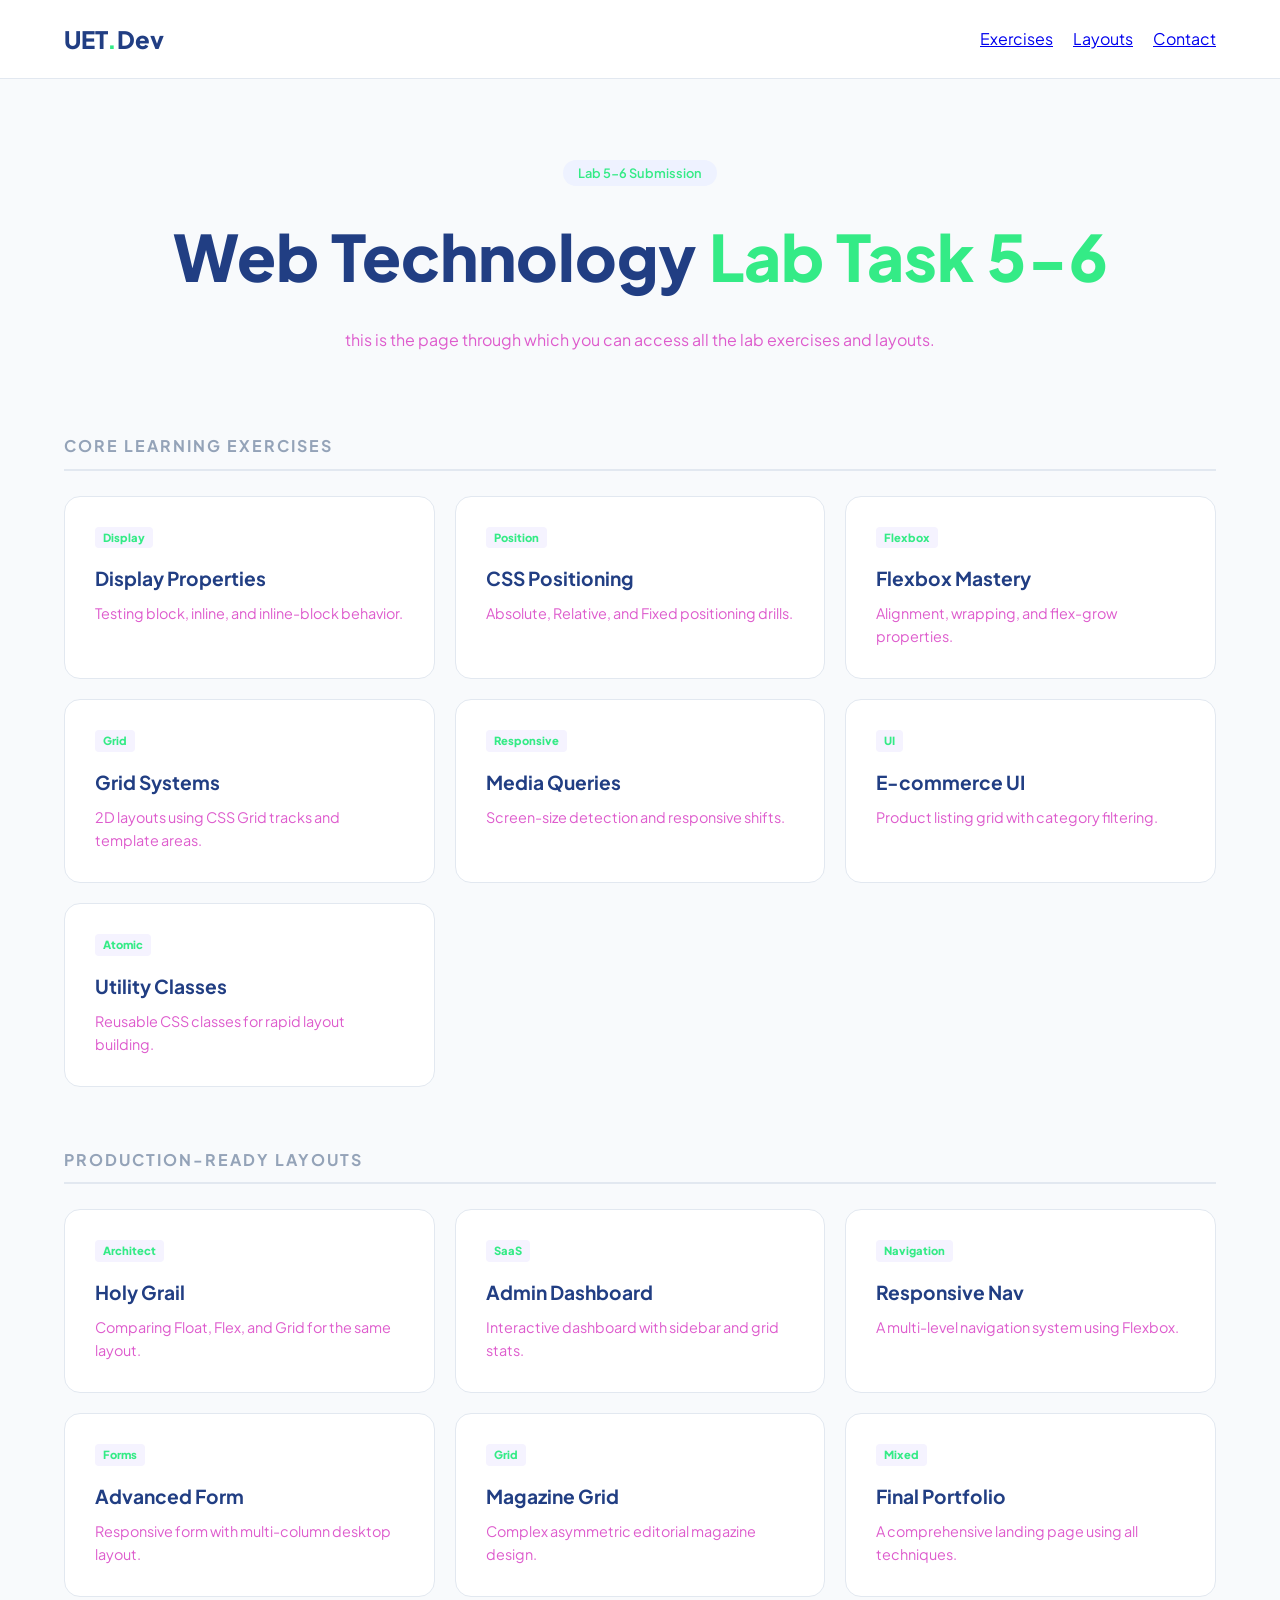
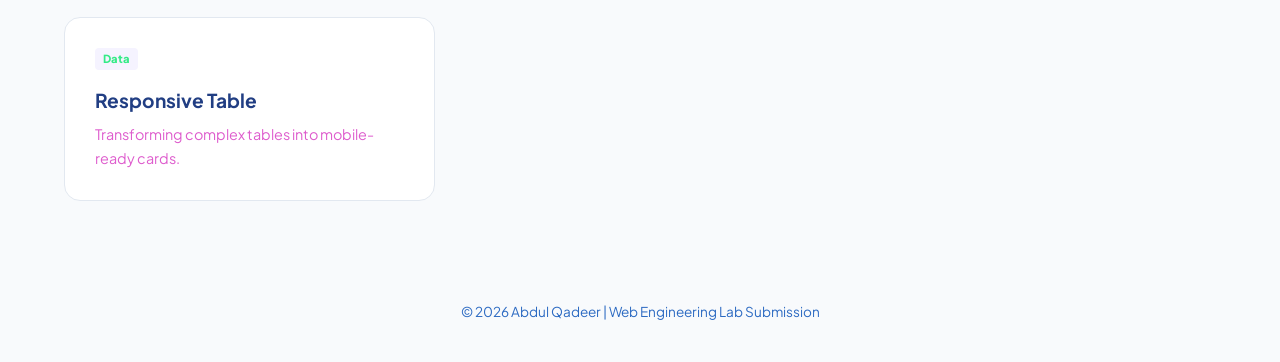
<file: index.html>
<!DOCTYPE html>
<html lang="en">
<head>
    <meta charset="UTF-8">
    <meta name="viewport" content="width=device-width, initial-scale=1.0">
    <title>Abdul Qadeer | Web Engineering Portfolio</title>
    <link href="https://fonts.googleapis.com/css2?family=Plus+Jakarta+Sans:wght@400;600;800&display=swap" rel="stylesheet">
    <link rel="stylesheet" href="style.css">
</head>
<body>

    <nav class="navbar">
        <div class="container">
            <a href="#" class="logo">UET<span>.</span>Dev</a>
            <ul class="nav-links">
                <li><a href="#exercises">Exercises</a></li>
                <li><a href="#layouts">Layouts</a></li>
                <li><a href="mailto:ibtisam@uet.edu.pk" class="btn-sm">Contact</a></li>
            </ul>
        </div>
    </nav>

    <header class="hero">
        <div class="container">
            <span class="badge">Lab 5-6 Submission</span>
            <h1>Web Technology <span>Lab Task 5-6</span></h1>
            <p>this is the page through which you can access all the lab exercises and layouts.</p>
        </div>
    </header>

    <main class="container">
        
        <section id="exercises" class="task-section">
            <h2 class="section-title">Core Learning Exercises</h2>
            <div class="task-grid">
                <a href="excercises/display-excsersices.html" class="task-card">
                    <span class="tag">Display</span>
                    <h3>Display Properties</h3>
                    <p>Testing block, inline, and inline-block behavior.</p>
                </a>
                <a href="excercises/position-excsersices.html" class="task-card">
                    <span class="tag">Position</span>
                    <h3>CSS Positioning</h3>
                    <p>Absolute, Relative, and Fixed positioning drills.</p>
                </a>
                <a href="excercises/flexbox-excsersices.html" class="task-card">
                    <span class="tag">Flexbox</span>
                    <h3>Flexbox Mastery</h3>
                    <p>Alignment, wrapping, and flex-grow properties.</p>
                </a>
                <a href="excercises/grid-excsersices.html" class="task-card">
                    <span class="tag">Grid</span>
                    <h3>Grid Systems</h3>
                    <p>2D layouts using CSS Grid tracks and template areas.</p>
                </a>
                <a href="excercises/media-query-excercis.html" class="task-card">
                    <span class="tag">Responsive</span>
                    <h3>Media Queries</h3>
                    <p>Screen-size detection and responsive shifts.</p>
                </a>
                <a href="excercises/ecommerce-grid.html" class="task-card">
                    <span class="tag">UI</span>
                    <h3>E-commerce UI</h3>
                    <p>Product listing grid with category filtering.</p>
                </a>
                <a href="excercises/utilities.html" class="task-card">
                    <span class="tag">Atomic</span>
                    <h3>Utility Classes</h3>
                    <p>Reusable CSS classes for rapid layout building.</p>
                </a>
            </div>
        </section>

        <section id="layouts" class="task-section">
            <h2 class="section-title">Production-Ready Layouts</h2>
            <div class="task-grid">
                <a href="Layouts/holy-grail-comparisio.html" class="task-card">
                    <span class="tag">Architect</span>
                    <h3>Holy Grail</h3>
                    <p>Comparing Float, Flex, and Grid for the same layout.</p>
                </a>
                <a href="Layouts/dashboard-grid.html" class="task-card">
                    <span class="tag">SaaS</span>
                    <h3>Admin Dashboard</h3>
                    <p>Interactive dashboard with sidebar and grid stats.</p>
                </a>
                <a href="Layouts/flex-nav.html" class="task-card">
                    <span class="tag">Navigation</span>
                    <h3>Responsive Nav</h3>
                    <p>A multi-level navigation system using Flexbox.</p>
                </a>
                <a href="Layouts/form.html" class="task-card">
                    <span class="tag">Forms</span>
                    <h3>Advanced Form</h3>
                    <p>Responsive form with multi-column desktop layout.</p>
                </a>
                <a href="Layouts/magazine-grid.html" class="task-card">
                    <span class="tag">Grid</span>
                    <h3>Magazine Grid</h3>
                    <p>Complex asymmetric editorial magazine design.</p>
                </a>
                <a href="Layouts/portfolio-mixed.html" class="task-card">
                    <span class="tag">Mixed</span>
                    <h3>Final Portfolio</h3>
                    <p>A comprehensive landing page using all techniques.</p>
                </a>
                <a href="Layouts/responsive-table.html" class="task-card">
                    <span class="tag">Data</span>
                    <h3>Responsive Table</h3>
                    <p>Transforming complex tables into mobile-ready cards.</p>
                </a>
            </div>
        </section>

    </main>

    <footer class="main-footer">
        <div class="container">
            <p>&copy; 2026 Abdul Qadeer | Web Engineering Lab Submission</p>
        </div>
    </footer>

</body>
</html>
</file>
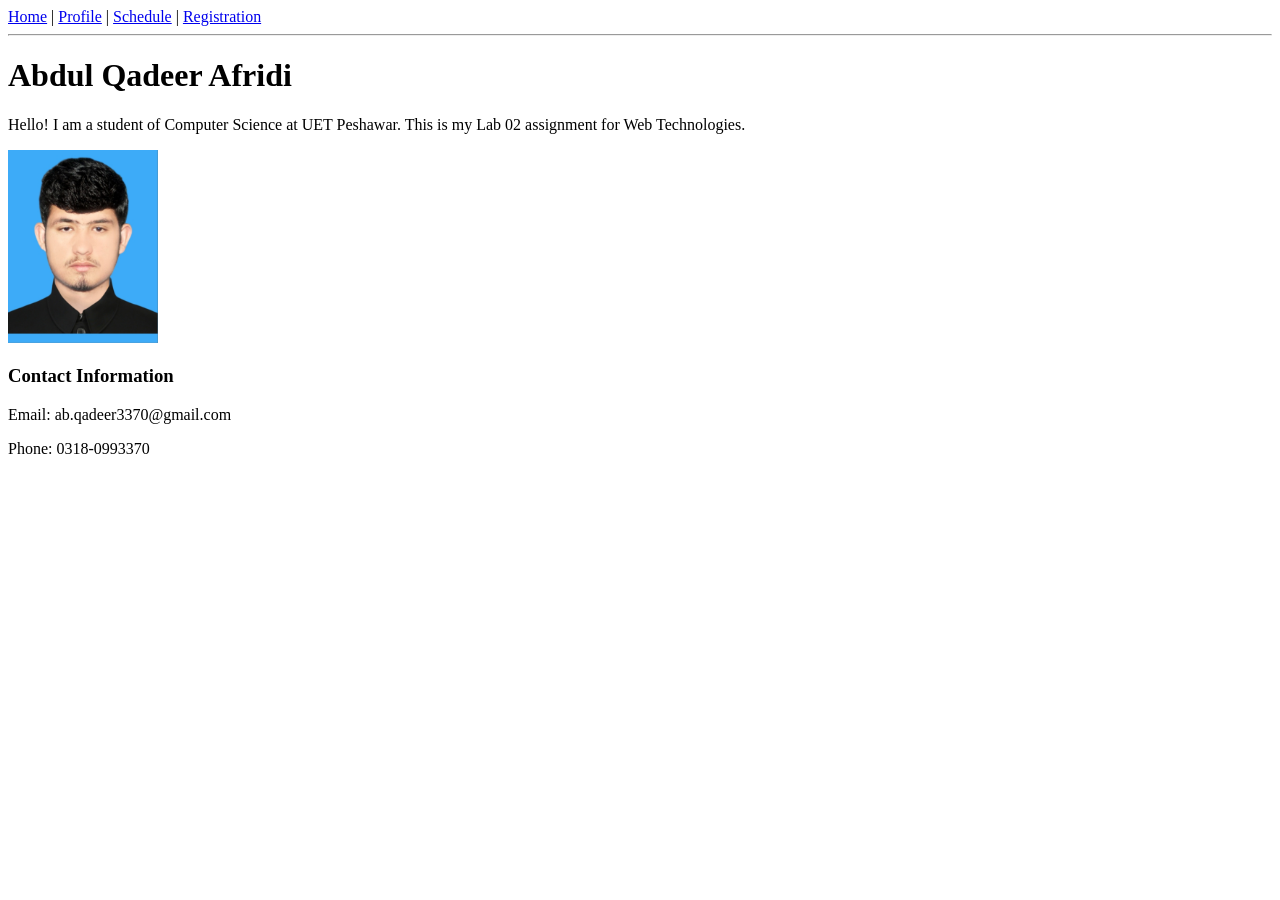
<file: profile.html>
<!DOCTYPE html>
<html lang="en">
<head>
    <meta charset="UTF-8">
    <title>Profile Page</title>
</head>
<body>
    <nav>
    <a href="index.html">Home</a> |
    <a href="profile.html">Profile</a> |
    <a href="schedule.html">Schedule</a> |
    <a href="registration.html">Registration</a>
</nav>
<hr>

<h1>Abdul Qadeer Afridi</h1>

<p>Hello! I am a student of Computer Science at UET Peshawar.
This is my Lab 02 assignment for Web Technologies.</p>

<img src="profile.jpg" alt="Profile Picture" width="150">

<h3>Contact Information</h3>
<p>Email: ab.qadeer3370@gmail.com</p>
<p>Phone: 0318-0993370</p>

</body>
</html>
</file>
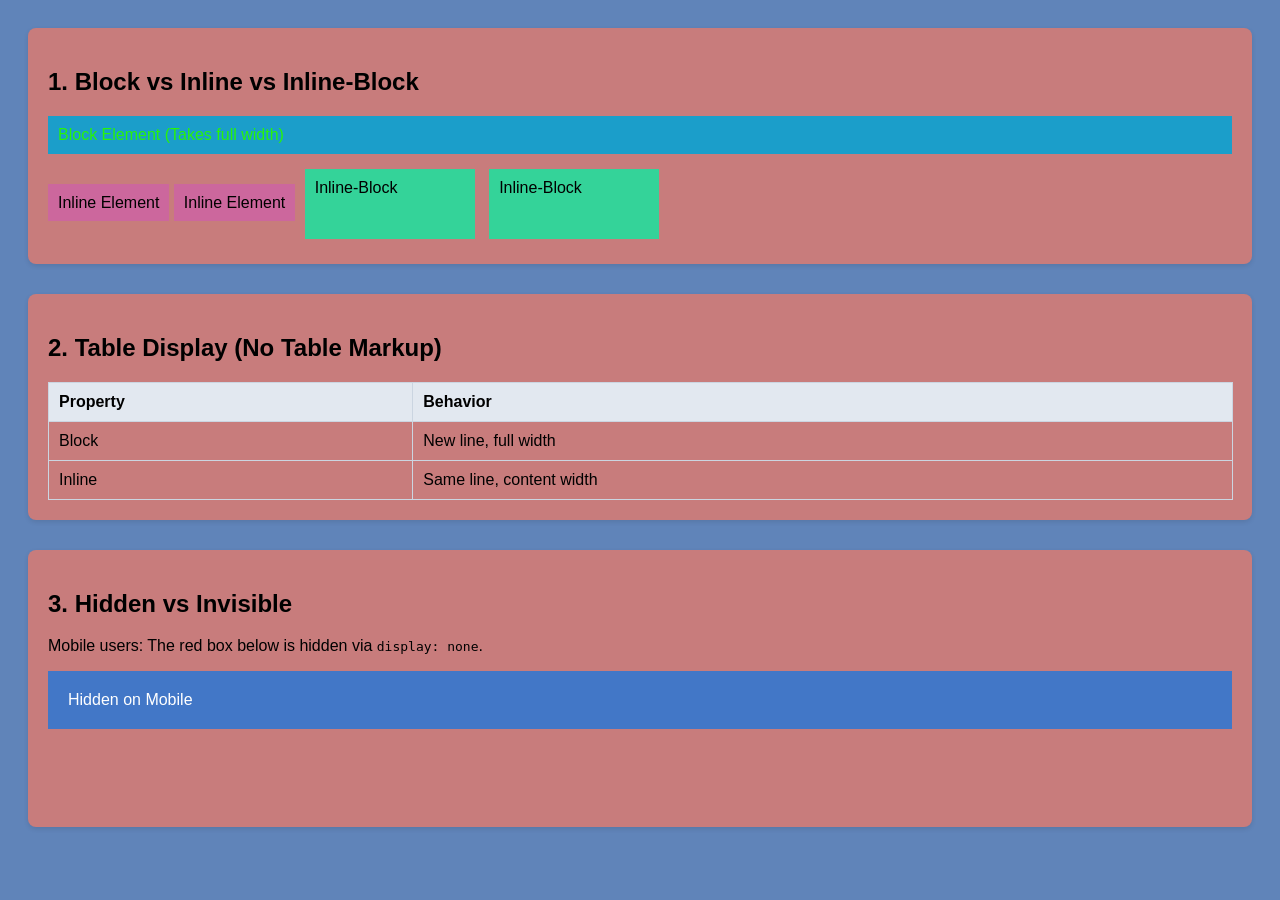
<file: excercises/display-excersices.html>
<!DOCTYPE html>
<html lang="en">
<head>
    <meta charset="UTF-8">
    <meta name="viewport" content="width=device-width, initial-scale=1.0">
    <title>Task 1: Display Property Showcase</title>
    <link rel="stylesheet" href="../styles/display.css">
</head>
<body>

    <section class="container">
        <h2>1. Block vs Inline vs Inline-Block</h2>
        <div class="block-box">Block Element (Takes full width)</div>
        <span class="inline-box">Inline Element</span>
        <span class="inline-box">Inline Element</span>
        <div class="inline-block-box">Inline-Block</div>
        <div class="inline-block-box">Inline-Block</div>
    </section>

    <section class="container">
        <h2>2. Table Display (No Table Markup)</h2>
        <div class="pseudo-table">
            <div class="table-row header">
                <div class="table-cell">Property</div>
                <div class="table-cell">Behavior</div>
            </div>
            <div class="table-row">
                <div class="table-cell">Block</div>
                <div class="table-cell">New line, full width</div>
            </div>
            <div class="table-row">
                <div class="table-cell">Inline</div>
                <div class="table-cell">Same line, content width</div>
            </div>
        </div>
    </section>

    <section class="container">
        <h2>3. Hidden vs Invisible</h2>
        <p>Mobile users: The red box below is hidden via <code>display: none</code>.</p>
        <div class="box hide-on-mobile">Hidden on Mobile</div>
        <div class="box invisible">Visibility: Hidden (Space Kept)</div>
    </section>

</body>
</html>
</file>
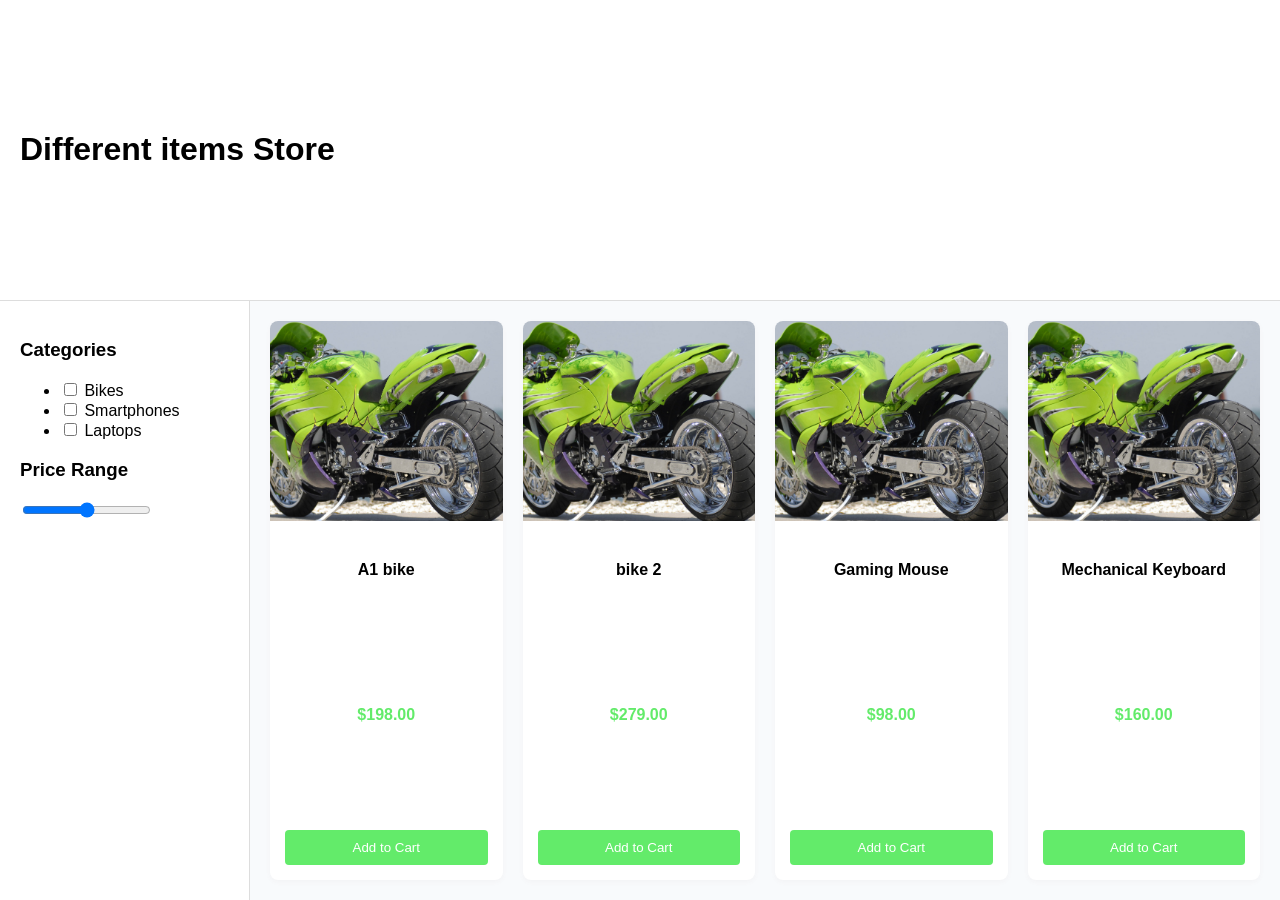
<file: excercises/ecommerce-grid.html>
<!DOCTYPE html>
<html lang="en">
<head>
    <meta charset="UTF-8">
    <meta name="viewport" content="width=device-width, initial-scale=1.0">
    <title>Task 8: E-commerce Product Grid</title>
    <link rel="stylesheet" href="../styles/ecommerce.css">
</head>
<body>

    <div class="shop-container">
        <header class="shop-header">
            <button class="filter-toggle" onclick="toggleSidebar()">☰ Filters</button>
            <h1>Different items Store</h1>
        </header>

        <aside class="filter-sidebar" id="sidebar">
            <button class="close-btn" onclick="toggleSidebar()">×</button>
            <h3>Categories</h3>
            <ul>
                <li><input type="checkbox"> Bikes</li>
                <li><input type="checkbox"> Smartphones</li>
                <li><input type="checkbox"> Laptops</li>
            </ul>
            <h3>Price Range</h3>
            <input type="range" min="0" max="1000">
        </aside>

        <main class="product-grid">
            <div class="product-card">
                <div class="img-box">
                    <img src="../images/gallery/Pic1.jpg" alt="Product">
                </div>
                <div class="details">
                    <h4>A1 bike</h4>
                    <p class="price">$198.00</p>
                    <button class="buy-btn">Add to Cart</button>
                </div>
            </div>
            <div class="product-card">
                <div class="img-box"><img src="../images/gallery/Pic1.jpg" alt="Product"></div>
                <div class="details"><h4>bike 2</h4><p class="price">$279.00</p><button class="buy-btn">Add to Cart</button></div>
            </div>
            <div class="product-card">
                <div class="img-box"><img src="../images/gallery/Pic1.jpg" alt="Product"></div>
                <div class="details"><h4>Gaming Mouse</h4><p class="price">$98.00</p><button class="buy-btn">Add to Cart</button></div>
            </div>
            <div class="product-card">
                <div class="img-box"><img src="../images/gallery/Pic1.jpg" alt="Product"></div>
                <div class="details"><h4>Mechanical Keyboard</h4><p class="price">$160.00</p><button class="buy-btn">Add to Cart</button></div>
            </div>
        </main>
    </div>

    <script>
        function toggleSidebar() {
            document.getElementById('sidebar').classList.toggle('active');
        }
    </script>
</body>
</html>
</file>
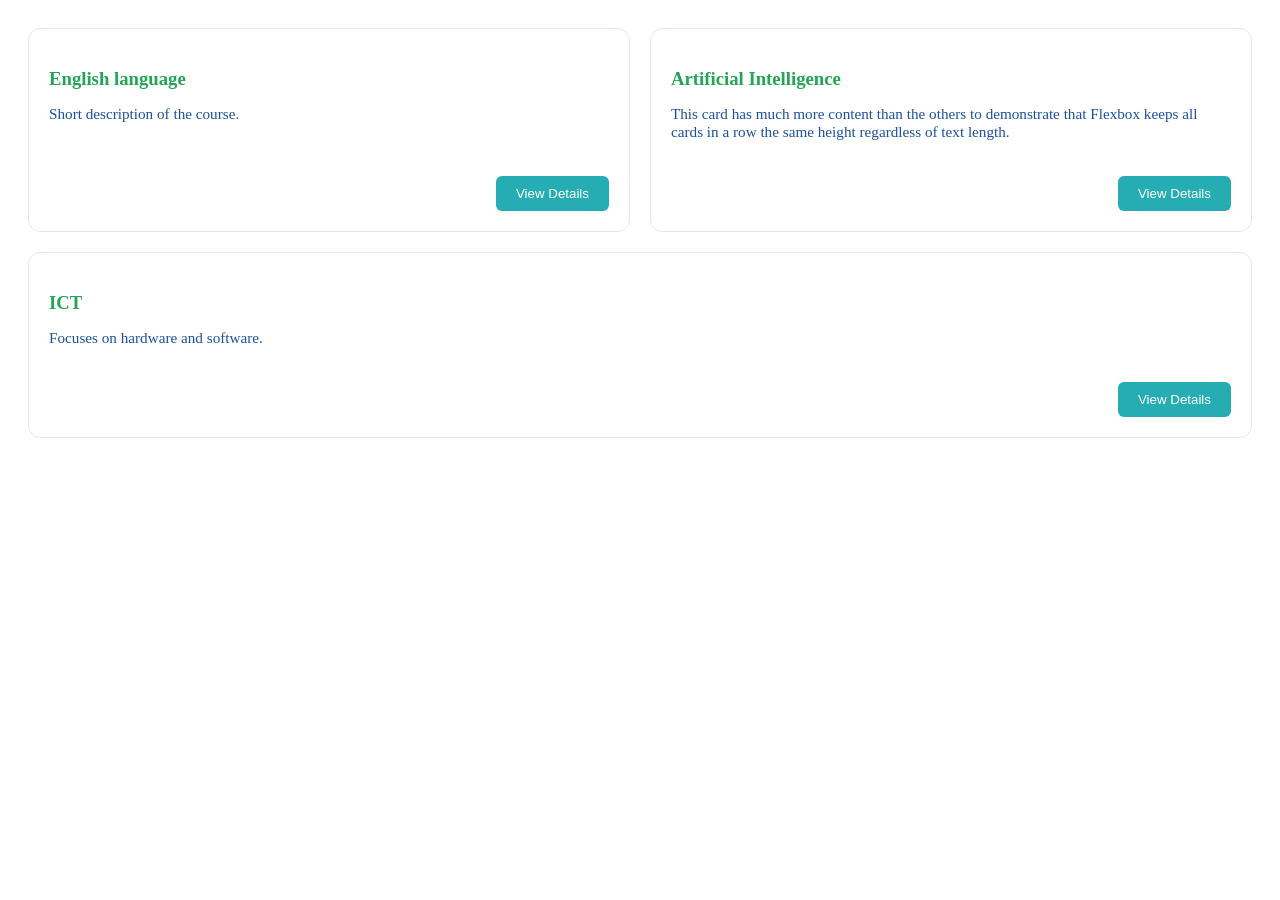
<file: excercises/flexbox-excercises.html>
<!DOCTYPE html>
<html lang="en">
<head>
    <meta charset="UTF-8">
    <meta name="viewport" content="width=device-width, initial-scale=1.0">
    <title>Task 5: Flexbox Card Layout</title>
    <link rel="stylesheet" href="../styles/flexbox.css">
</head>
<body>

    <section class="card-container">
        <div class="card">
            <div class="card-content">
                <h3>English language</h3>
                <p>Short description of the course.</p>
            </div>
            <div class="card-actions">
                <button class="btn">View Details</button>
            </div>
        </div>

        <div class="card">
            <div class="card-content">
                <h3>Artificial Intelligence</h3>
                <p>This card has much more content than the others to demonstrate that Flexbox keeps all cards in a row the same height regardless of text length.</p>
            </div>
            <div class="card-actions">
                <button class="btn">View Details</button>
            </div>
        </div>

        <div class="card">
            <div class="card-content">
                <h3>ICT</h3>
                <p>Focuses on hardware and software.</p>
            </div>
            <div class="card-actions">
                <button class="btn">View Details</button>
            </div>
        </div>
    </section>

</body>
</html>
</file>
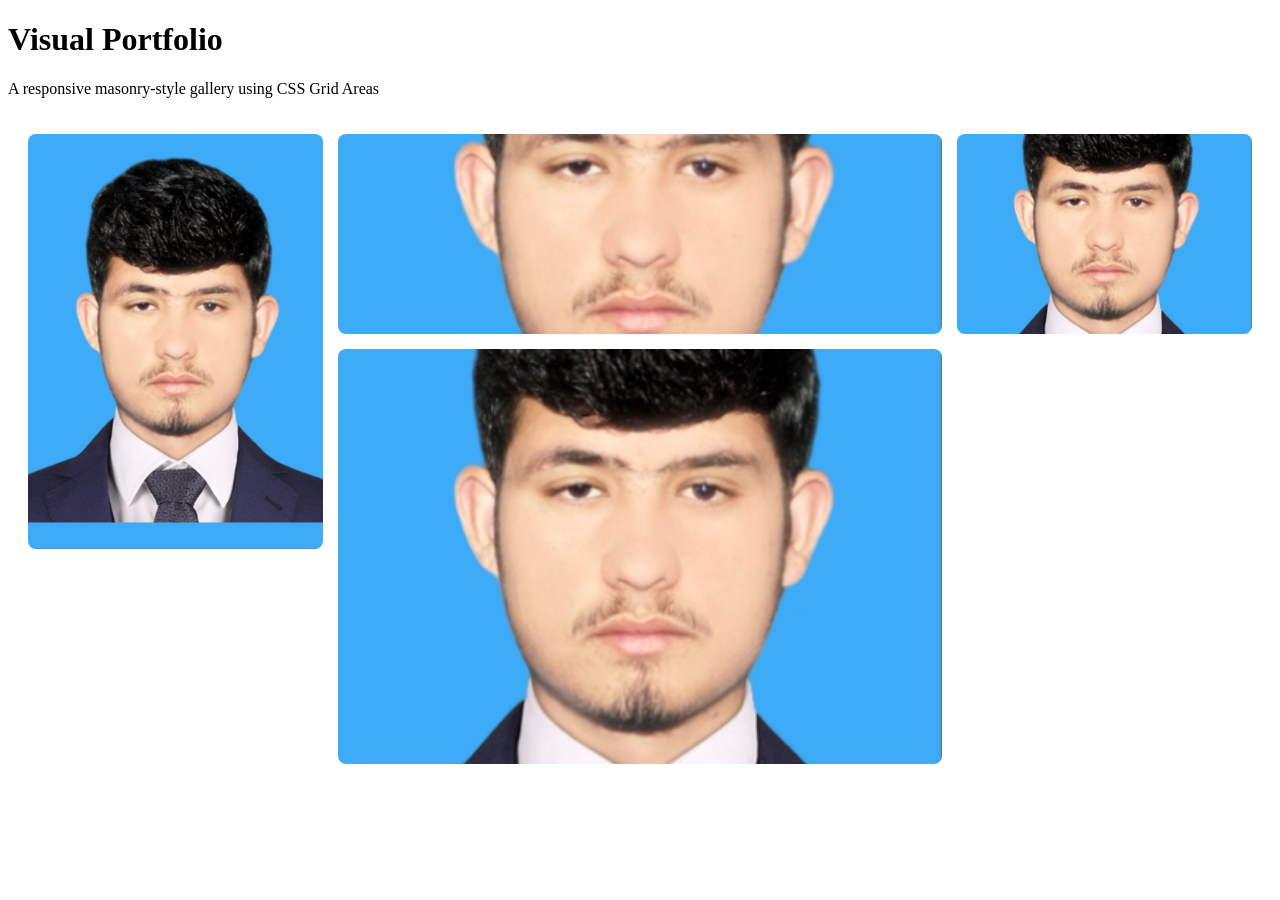
<file: excercises/grid-excercises.html>
<!DOCTYPE html>
<html lang="en">
<head>
    <meta charset="UTF-8">
    <meta name="viewport" content="width=device-width, initial-scale=1.0">
    <title>Task 6: CSS Grid Photo Gallery</title>
    <link rel="stylesheet" href="../styles/grid.css">
</head>
<body>

    <header class="gallery-header">
        <h1>Visual Portfolio</h1>
        <p>A responsive masonry-style gallery using CSS Grid Areas</p>
    </header>

    <div class="gallery-grid">
        <div class="gallery-item span-v">
            <img src="../images/gallery/Profile Pic.jpg" alt="Gallery Image">
            <div class="overlay"><span>Architecture</span></div>
        </div>

        <div class="gallery-item span-h">
            <img src="../images/gallery/Profile Pic.jpg" alt="Gallery Image">
            <div class="overlay"><span>Nature</span></div>
        </div>

        <div class="gallery-item">
            <img src="../images/gallery/Profile Pic.jpg" alt="Gallery Image">
            <div class="overlay"><span>Urban</span></div>
        </div>

        <div class="gallery-item span-v span-h">
            <img src="../images/gallery/Profile Pic.jpg" alt="Gallery Image">
            <div class="overlay"><span>Abstract</span></div>
        </div>
        
        </div>

</body>
</html>
</file>
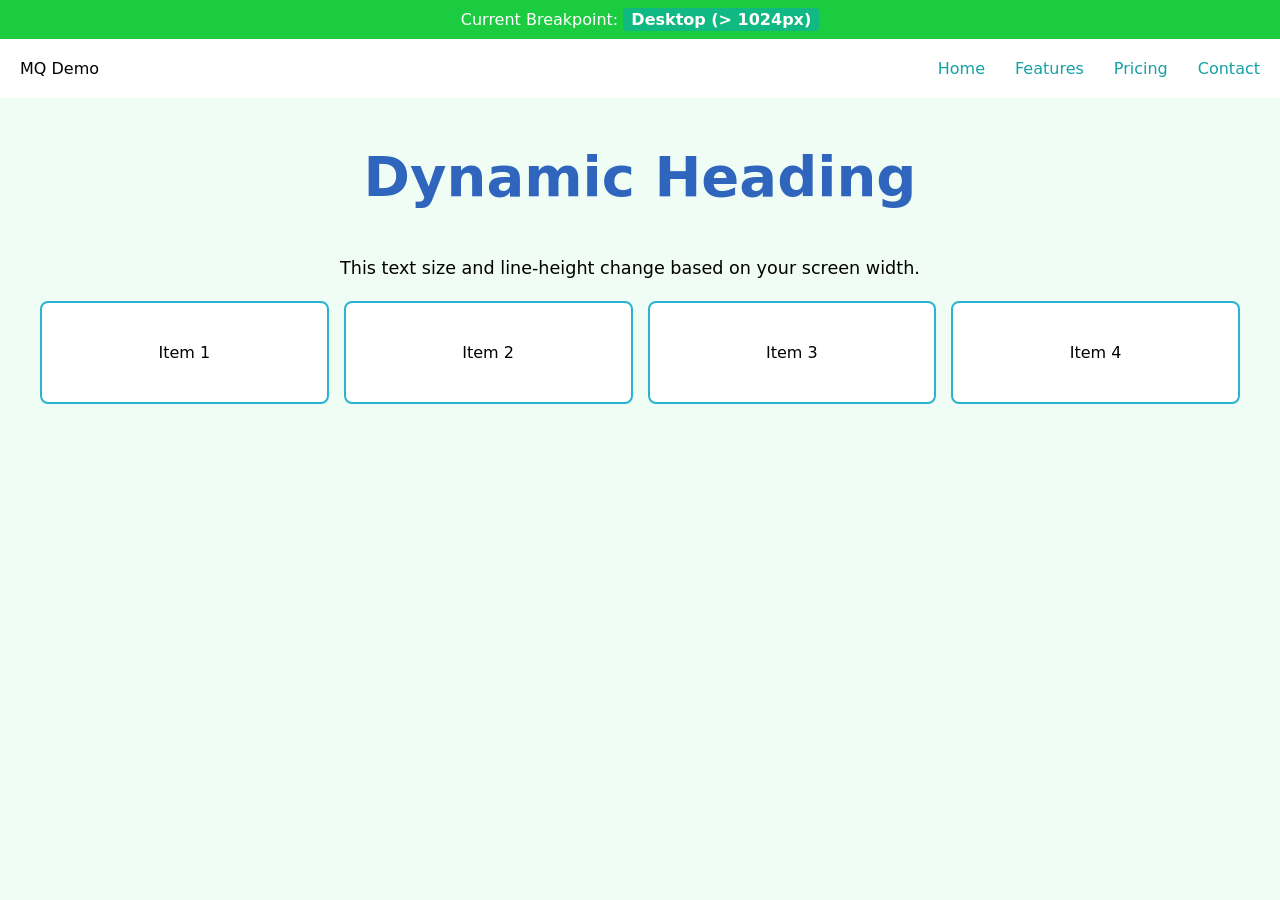
<file: excercises/media-query-excercises.html>
<!DOCTYPE html>
<html lang="en">
<head>
    <meta charset="UTF-8">
    <meta name="viewport" content="width=device-width, initial-scale=1.0">
    <title>Task 10: Media Query Demo</title>
    <link rel="stylesheet" href="../styles/media-queries.css">
</head>
<body>

    <div class="breakpoint-monitor">
        Current Breakpoint: 
        <span class="label mobile">Mobile (< 768px)</span>
        <span class="label tablet">Tablet (768px - 1024px)</span>
        <span class="label desktop">Desktop (> 1024px)</span>
    </div>

    <nav class="demo-nav">
        <div class="logo">MQ Demo</div>
        <ul class="nav-menu">
            <li><a href="#">Home</a></li>
            <li><a href="#">Features</a></li>
            <li><a href="#">Pricing</a></li>
            <li><a href="#">Contact</a></li>
        </ul>
        <button class="hamburger">☰</button>
    </nav>

    <main class="content">
        <section class="typo-section">
            <h1>Dynamic Heading</h1>
            <p>This text size and line-height change based on your screen width.</p>
        </section>

        <section class="layout-grid">
            <div class="box">Item 1</div>
            <div class="box">Item 2</div>
            <div class="box">Item 3</div>
            <div class="box">Item 4</div>
        </section>
    </main>

</body>
</html>
</file>
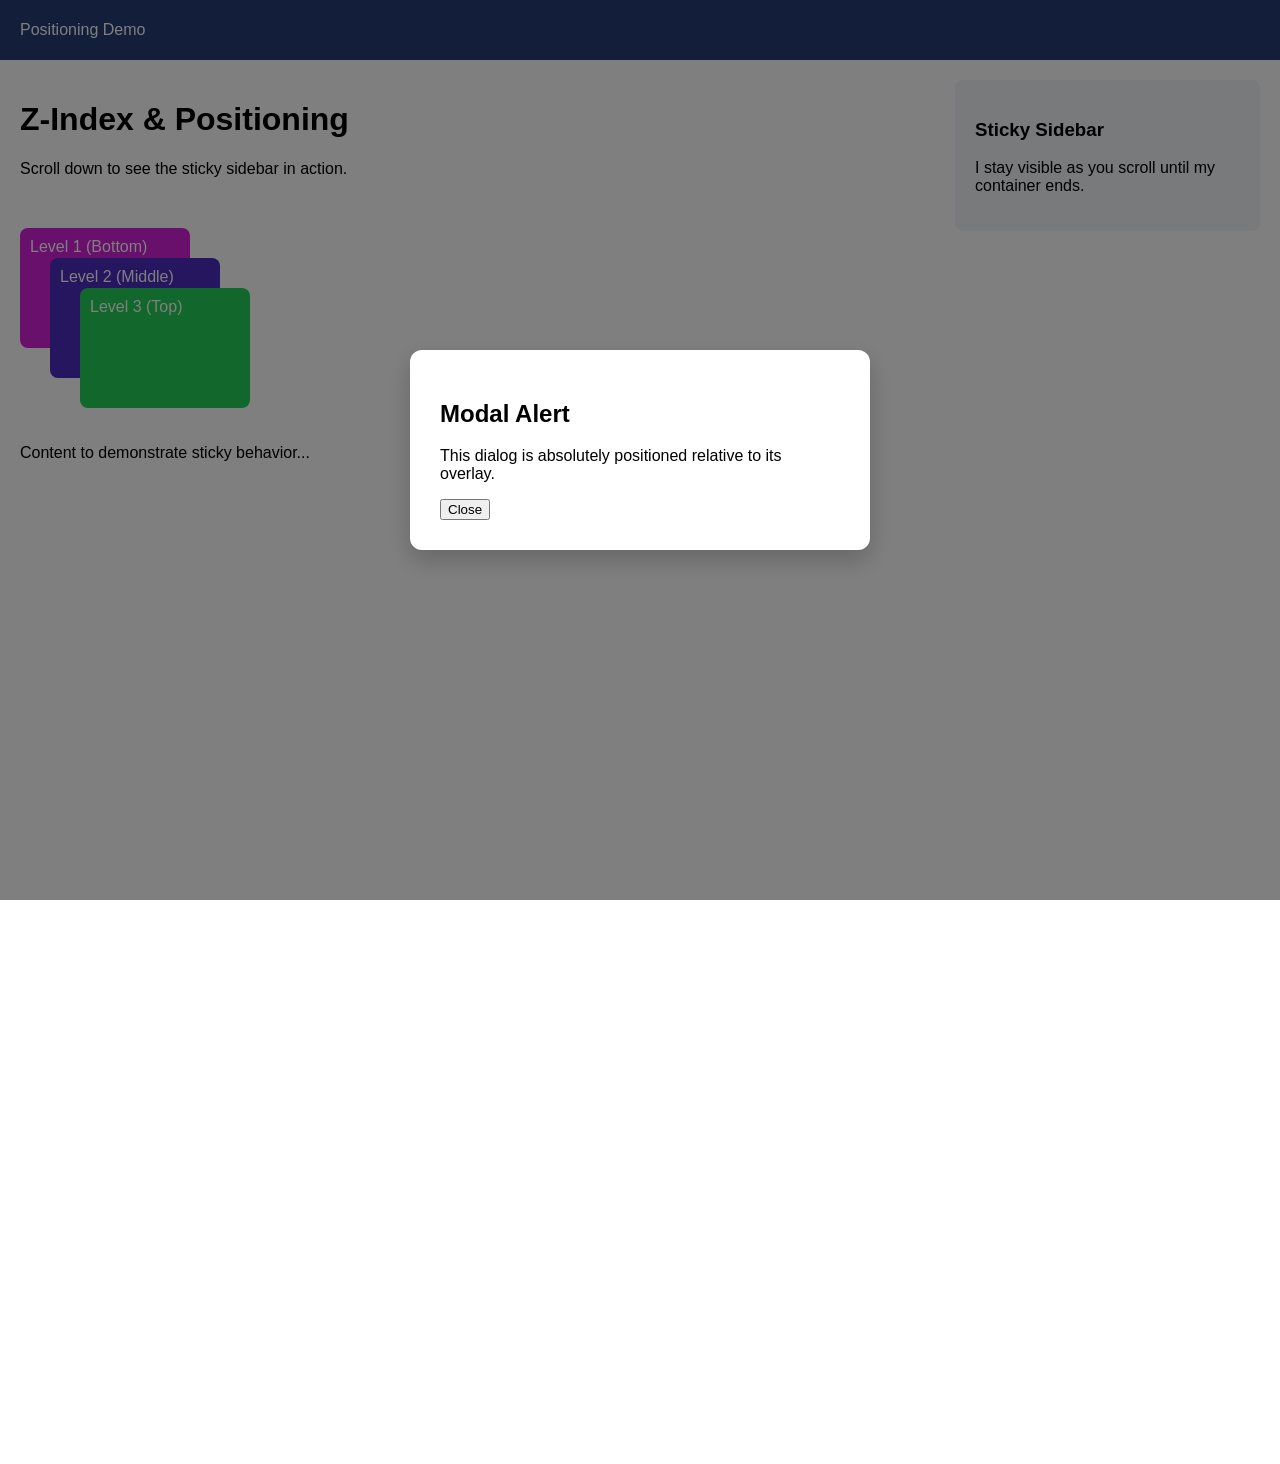
<file: excercises/position-excercises.html>
<!DOCTYPE html>
<html lang="en">
<head>
    <meta charset="UTF-8">
    <meta name="viewport" content="width=device-width, initial-scale=1.0">
    <title>Task 3: Positioning Challenge</title>
    <link rel="stylesheet" href="../styles/position.css">
</head>
<body>

    <header class="main-header">
        <nav>Positioning Demo</nav>
    </header>

    <div class="page-layout">
        <main class="content-area">
            <h1>Z-Index & Positioning</h1>
            <p>Scroll down to see the sticky sidebar in action.</p>
            
            <div class="z-demo-container">
                <div class="box box-1">Level 1 (Bottom)</div>
                <div class="box box-2">Level 2 (Middle)</div>
                <div class="box box-3">Level 3 (Top)</div>
            </div>

            <div style="height: 1000px;"> <p>Content to demonstrate sticky behavior...</p>
            </div>
        </main>

        <aside class="sticky-sidebar">
            <div class="sticky-content">
                <h3>Sticky Sidebar</h3>
                <p>I stay visible as you scroll until my container ends.</p>
            </div>
        </aside>
    </div>

    <div class="modal-overlay">
        <div class="modal-dialog">
            <h2>Modal Alert</h2>
            <p>This dialog is absolutely positioned relative to its overlay.</p>
            <button onclick="document.querySelector('.modal-overlay').style.display='none'">Close</button>
        </div>
    </div>

</body>
</html>
</file>
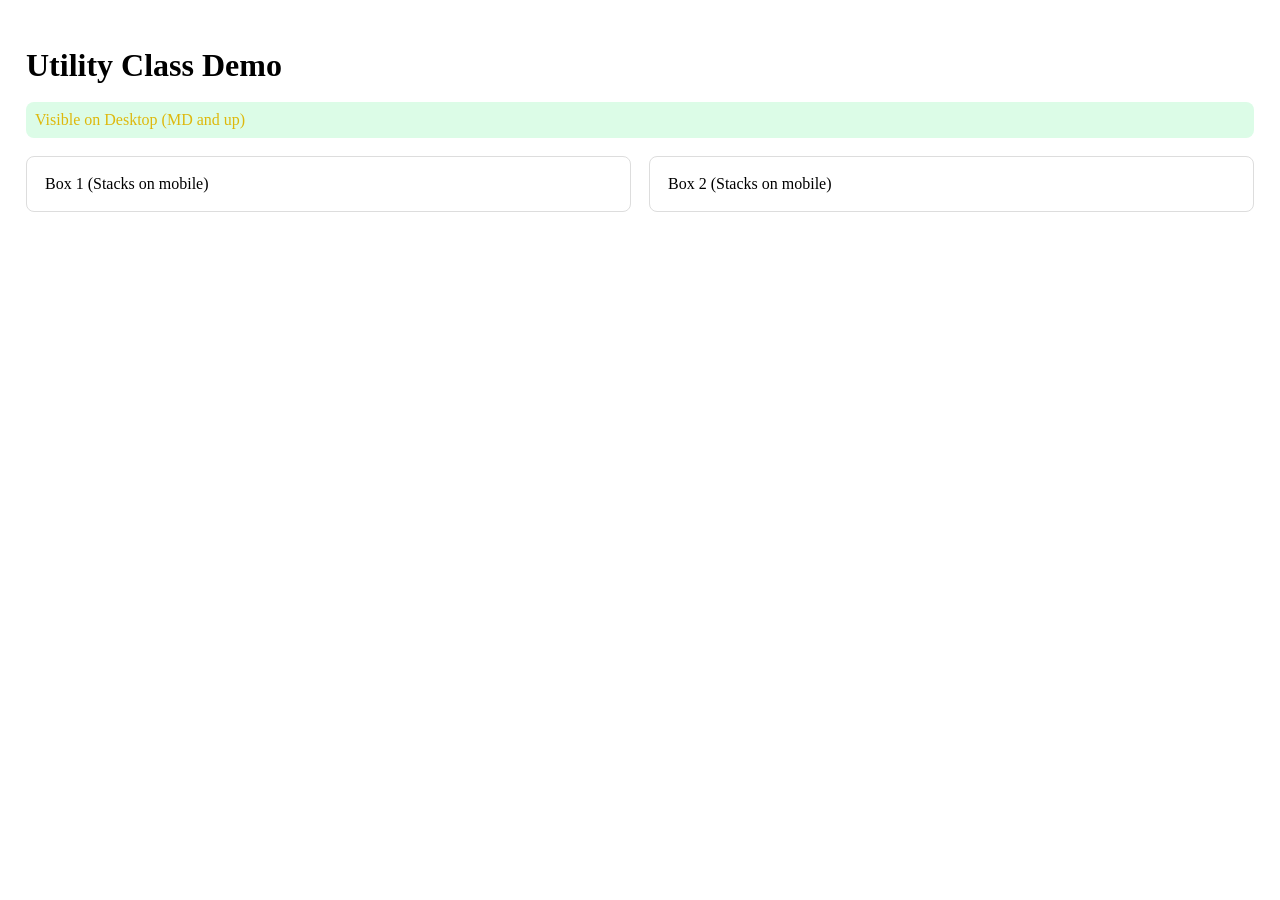
<file: excercises/utilities.html>
<!DOCTYPE html>
<html lang="en">
<head>
    <meta charset="UTF-8">
    <meta name="viewport" content="width=device-width, initial-scale=1.0">
    <title>Task 17: Utility Class System</title>
    <link rel="stylesheet" href="../styles/utilities.css">
</head>
<body>

    <div class="p-20 text-center md-text-left">
        <h1 class="mb-20">Utility Class Demo</h1>
        
        <div class="d-block md-d-none p-10 bg-alert">
            Visible on Mobile only
        </div>

        <div class="d-none md-d-block p-10 bg-success">
            Visible on Desktop (MD and up)
        </div>

        <div class="d-flex flex-column md-flex-row gap-20 mt-20">
            <div class="flex-1 p-20 border">Box 1 (Stacks on mobile)</div>
            <div class="flex-1 p-20 border">Box 2 (Stacks on mobile)</div>
        </div>
    </div>

</body>
</html>
</file>
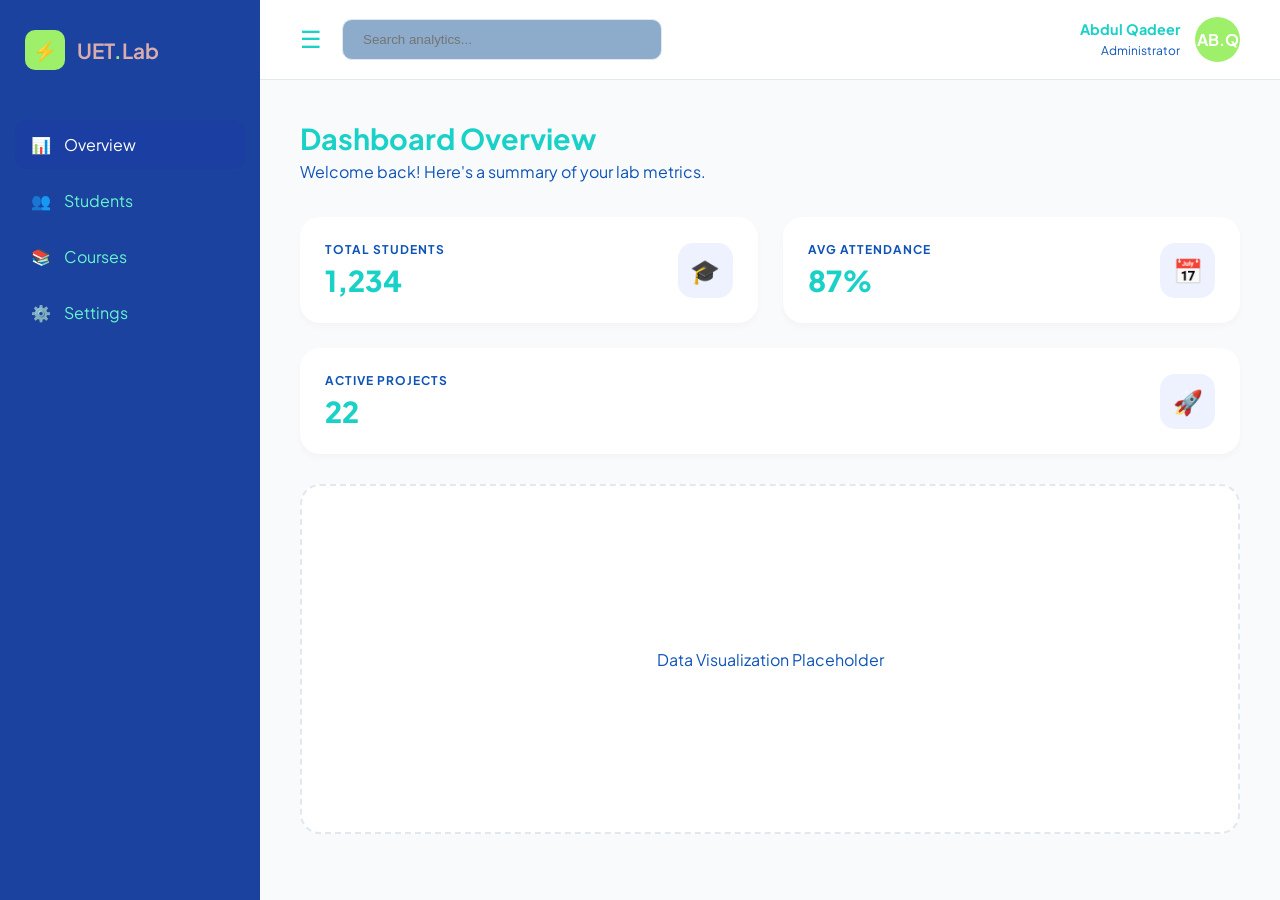
<file: Layouts/dashboard-grid.html>
<!DOCTYPE html>
<html lang="en">
<head>
    <meta charset="UTF-8">
    <meta name="viewport" content="width=device-width, initial-scale=1.0">
    <title>UET Admin | Dashboard</title>
    <link href="https://fonts.googleapis.com/css2?family=Plus+Jakarta+Sans:wght@400;600;700&display=swap" rel="stylesheet">
    <link rel="stylesheet" href="../styles/dashboard.css">
</head>
<body>

    <div class="dashboard-container" id="dashboard">
        <aside class="sidebar">
            <div class="brand">
                <div class="logo-icon">⚡</div>
                <div class="brand-text">UET<span>.</span>Lab</div>
            </div>
            
            <nav class="side-nav">
                <a href="#" class="active">
                    <span class="icon">📊</span>
                    <span class="label">Overview</span>
                </a>
                <a href="#">
                    <span class="icon">👥</span>
                    <span class="label">Students</span>
                </a>
                <a href="#">
                    <span class="icon">📚</span>
                    <span class="label">Courses</span>
                </a>
                <a href="#">
                    <span class="icon">⚙️</span>
                    <span class="label">Settings</span>
                </a>
            </nav>
        </aside>

        <header class="top-bar">
            <div class="left-section">
                <button class="menu-btn" onclick="toggleSidebar()">☰</button>
                <div class="search-bar">
                    <input type="text" placeholder="Search analytics...">
                </div>
            </div>
            
            <div class="user-meta">
                <div class="user-info">
                    <span class="user-name">Abdul Qadeer</span>
                    <span class="user-role">Administrator</span>
                </div>
                <div class="avatar">AB.Q</div>
            </div>
        </header>

        <main class="main-content">
            <div class="welcome-header">
                <h1>Dashboard Overview</h1>
                <p>Welcome back! Here's a summary of your lab metrics.</p>
            </div>

            <div class="stats-wrapper">
                <div class="stat-card">
                    <div class="stat-details">
                        <p class="stat-label">TOTAL STUDENTS</p>
                        <p class="stat-value">1,234</p>
                    </div>
                    <div class="stat-icon-bg">🎓</div>
                </div>

                <div class="stat-card">
                    <div class="stat-details">
                        <p class="stat-label">AVG ATTENDANCE</p>
                        <p class="stat-value">87%</p>
                    </div>
                    <div class="stat-icon-bg">📅</div>
                </div>

                <div class="stat-card">
                    <div class="stat-details">
                        <p class="stat-label">ACTIVE PROJECTS</p>
                        <p class="stat-value">22</p>
                    </div>
                    <div class="stat-icon-bg">🚀</div>
                </div>
            </div>

            <div class="canvas-area">
                <p>Data Visualization Placeholder</p>
            </div>
        </main>
    </div>

    <script>
        function toggleSidebar() {
            document.getElementById('dashboard').classList.toggle('collapsed');
        }
    </script>
</body>
</html>
</file>
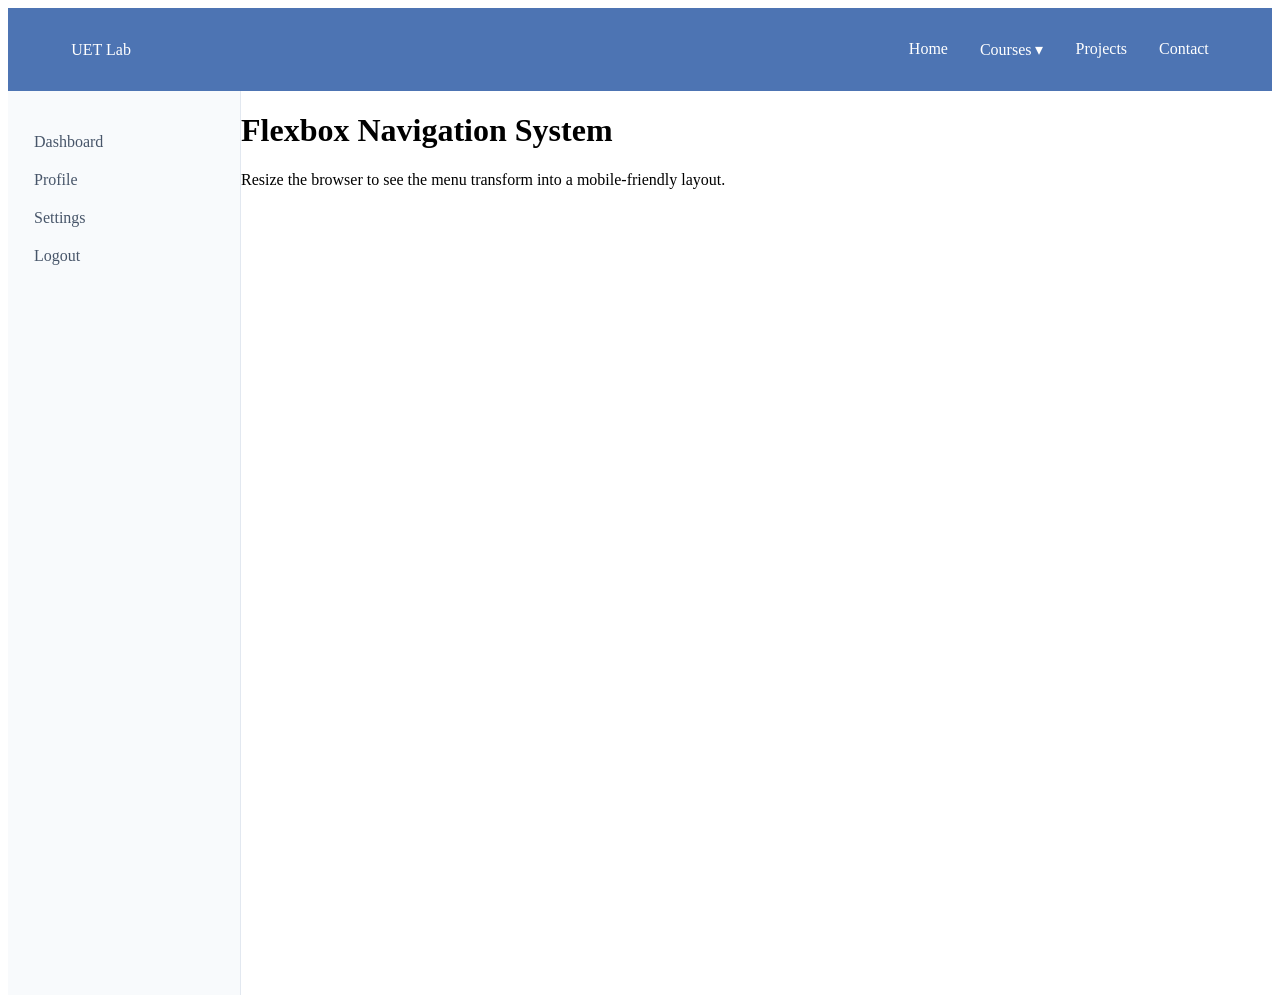
<file: Layouts/flex-nav.html>
<!DOCTYPE html>
<html lang="en">
<head>
    <meta charset="UTF-8">
    <meta name="viewport" content="width=device-width, initial-scale=1.0">
    <title>Task 4: Flexbox Navigation</title>
    <link rel="stylesheet" href="../styles/flexbox.css">
</head>
<body>

    <nav class="navbar">
        <div class="logo">UET Lab</div>
        
        <button class="mobile-toggle" aria-label="Toggle Menu">
            <span></span>
            <span></span>
            <span></span>
        </button>

        <ul class="nav-links">
            <li><a href="#">Home</a></li>
            <li class="dropdown">
                <a href="#">Courses ▾</a>
                <ul class="dropdown-menu">
                    <li><a href="#">Web Technologies</a></li>
                    <li><a href="#">Artificial Intelligence</a></li>
                    <li><a href="#">Operating Systems</a></li>
                </ul>
            </li>
            <li><a href="#">Projects</a></li>
            <li><a href="#">Contact</a></li>
        </ul>
    </nav>

    <div class="layout">
        <aside class="sidebar-nav">
            <a href="#">Dashboard</a>
            <a href="#">Profile</a>
            <a href="#">Settings</a>
            <a href="#">Logout</a>
        </aside>

        <main class="main-content">
            <h1>Flexbox Navigation System</h1>
            <p>Resize the browser to see the menu transform into a mobile-friendly layout.</p>
        </main>
    </div>

    <script>
        const toggle = document.querySelector('.mobile-toggle');
        const nav = document.querySelector('.nav-links');
        toggle.addEventListener('click', () => {
            nav.classList.toggle('nav-active');
            toggle.classList.toggle('toggle-anim');
        });
    </script>
</body>
</html>
</file>
<file: style.css>
:root {
    --primary: #34eb86;
    --dark: #213e83;
    --text-muted: #de5ccd;
    --bg: #f8fafc;
    --white: #ffffff;
    --border: #e2e8f0;
}

* { margin: 0; padding: 0; box-sizing: border-box; }

body {
    font-family: 'Plus Jakarta Sans', sans-serif;
    background-color: var(--bg);
    color: var(--dark);
    line-height: 1.6;
}

.container { width: 90%; max-width: 1200px; margin: 0 auto; }

/* Navbar */
.navbar { background: var(--white); padding: 20px 0; border-bottom: 1px solid var(--border); }
.navbar .container { display: flex; justify-content: space-between; align-items: center; }
.logo { font-size: 1.5rem; font-weight: 800; text-decoration: none; color: var(--dark); }
.logo span { color: var(--primary); }
.nav-links { display: none; list-style: none; gap: 20px; }

/* Hero */
.hero { padding: 80px 0; text-align: center; }
.badge { background: #eef2ff; color: var(--primary); padding: 5px 15px; border-radius: 20px; font-weight: 600; font-size: 0.8rem; }
.hero h1 { font-size: 2.5rem; margin: 20px 0; font-weight: 800; }
.hero h1 span { color: var(--primary); }
.hero p { color: var(--text-muted); max-width: 600px; margin: 0 auto; }

/* Grid Sections */
.task-section { padding-bottom: 60px; }
.section-title { font-size: 1rem; text-transform: uppercase; letter-spacing: 2px; color: #94a3b8; margin-bottom: 25px; border-bottom: 2px solid var(--border); padding-bottom: 10px; }

/* Task Grid System */
.task-grid { display: grid; grid-template-columns: 1fr; gap: 20px; }

.task-card {
    background: var(--white);
    padding: 30px;
    border-radius: 16px;
    text-decoration: none;
    color: inherit;
    border: 1px solid var(--border);
    transition: 0.3s ease;
    display: flex;
    flex-direction: column;
}

.task-card:hover { transform: translateY(-5px); border-color: var(--primary); box-shadow: 0 10px 20px rgba(0,0,0,0.05); }

.tag { font-size: 0.7rem; font-weight: 800; color: var(--primary); background: #f5f3ff; padding: 2px 8px; border-radius: 4px; align-self: flex-start; margin-bottom: 15px; }

.task-card h3 { margin-bottom: 8px; font-size: 1.2rem; font-weight: 700; }
.task-card p { font-size: 0.9rem; color: var(--text-muted); }

/* Responsive Media Queries */
@media (min-width: 768px) {
    .nav-links { display: flex; }
    .hero h1 { font-size: 4rem; }
    .task-grid { grid-template-columns: repeat(2, 1fr); }
}

@media (min-width: 1024px) {
    .task-grid { grid-template-columns: repeat(3, 1fr); }
}

.main-footer { text-align: center; padding: 40px 0; color: #2c6ac2; font-size: 0.85rem; }
</file>
<file: styles/display.css>
/* Base Styles */
body {
    font-family: 'Segoe UI', sans-serif;
    padding: 20px;
    background-color: #6084b9;
}

.container {
    background: rgb(200, 124, 124);
    padding: 20px;
    margin-bottom: 30px;
    border-radius: 8px;
    box-shadow: 0 2px 5px rgba(0,0,0,0.1);
}

/* 1. Comparison Styles */
.block-box {
    display: block; /* [cite: 32] */
    background: #1b9eca;
    color: rgb(40, 244, 9);
    padding: 10px;
    margin-bottom: 10px;
}

.inline-box {
    display: inline; /* [cite: 33] */
    background: #cc679d;
    padding: 10px;
}

.inline-block-box {
    display: inline-block; /*  */
    background: #34d399;
    width: 150px;
    height: 50px;
    padding: 10px;
    margin: 5px;
    vertical-align: middle;
}

/* 2. Pseudo-Table using Display: Table */
.pseudo-table {
    display: table; /*  */
    width: 100%;
    border-collapse: collapse;
}

.table-row {
    display: table-row;
}

.header {
    font-weight: bold;
    background: #e2e8f0;
}

.table-cell {
    display: table-cell; /* [cite: 142] */
    border: 1px solid #cbd5e1;
    padding: 10px;
}

/* 3. Responsive & Hidden Elements */
.box {
    padding: 20px;
    margin: 10px 0;
    color: white;
}

.invisible {
    visibility: hidden; /* Takes up space but invisible  */
    background: #94a3b8;
}

.hide-on-mobile {
    display: block;
    background: #4277c7;
}

/* Media Query for Screen Adjustments [cite: 113, 114] */
@media (max-width: 768px) {
    .hide-on-mobile {
        display: none; /* Completely removed from flow [cite: 35, 145] */
    }
    
    .inline-block-box {
        display: block; /* Changes behavior for mobile [cite: 143] */
        width: 100%;
    }
}
</file>
<file: styles/ecommerce.css>
:root {
    --primary: #63eb6a;
    --bg: #f8fafc;
}

body { font-family: sans-serif; margin: 0; background: var(--bg); }

/* Main Grid Layout */
.shop-container {
    display: grid;
    grid-template-columns: 250px 1fr;
    grid-template-areas: 
        "header header"
        "sidebar products";
    min-height: 100vh;
}

.shop-header { grid-area: header; background: white; padding: 20px; border-bottom: 1px solid #ddd; display: flex; align-items: center; gap: 20px;}
.filter-sidebar { grid-area: sidebar; background: #fff; padding: 20px; border-right: 1px solid #ddd; }
.product-grid { grid-area: products; padding: 20px; display: grid; gap: 20px; }

/* Product Cards Grid: 4 columns on desktop */
.product-grid {
    grid-template-columns: repeat(4, 1fr);
}

.product-card {
    background: white;
    border-radius: 8px;
    overflow: hidden;
    box-shadow: 0 2px 5px rgba(157, 108, 108, 0.05);
    display: flex;
    flex-direction: column;
}

.img-box img { width: 100%; height: 200px; object-fit: cover; }
.details { padding: 15px; text-align: center; flex-grow: 1; display: flex; flex-direction: column; justify-content: space-between;}
.price { color: var(--primary); font-weight: bold; }
.buy-btn { background: var(--primary); color: white; border: none; padding: 10px; border-radius: 4px; cursor: pointer; }

/* Responsive Breakpoints */
@media (max-width: 1024px) {
    .product-grid { grid-template-columns: repeat(2, 1fr); } /* 2 columns Tablet */
}

@media (max-width: 768px) {
    /* Transform Sidebar to Off-Canvas */
    .shop-container {
        grid-template-columns: 1fr;
        grid-template-areas: "header" "products";
    }

    .filter-sidebar {
        position: fixed;
        left: -260px; /* Hidden off-canvas */
        top: 0;
        height: 100%;
        width: 250px;
        z-index: 1000;
        transition: 0.3s;
        box-shadow: 5px 0 15px rgba(0,0,0,0.2);
    }

    .filter-sidebar.active { left: 0; }
    
    .product-grid { grid-template-columns: 1fr; } /* 1 column Mobile */
    
    .filter-toggle { display: block; }
    .close-btn { display: block; float: right; font-size: 24px; border: none; background: none; }
}

@media (min-width: 769px) {
    .filter-toggle, .close-btn { display: none; }
}
</file>
<file: styles/flexbox.css>
/* Base Navbar Styles */
.navbar {
    display: flex; /* [cite: 70] */
    justify-content: space-between; /* [cite: 73] */
    align-items: center; /* [cite: 74] */
    background: #4d74b3;
    padding: 1rem 5%;
    color: white;
}

.nav-links {
    display: flex;
    list-style: none;
    gap: 2rem;
}

.nav-links a {
    color: white;
    text-decoration: none;
    font-weight: 500;
}

/* Dropdown Logic with Flexbox */
.dropdown {
    position: relative;
}

.dropdown-menu {
    display: none;
    position: absolute;
    top: 100%;
    left: 0;
    background: #517cb8;
    list-style: none;
    padding: 1rem;
    min-width: 150px;
    flex-direction: column; /* [cite: 71] */
    gap: 0.5rem;
}

.dropdown:hover .dropdown-menu {
    display: flex;
}

/* Vertical Sidebar */
.layout {
    display: flex;
}

.sidebar-nav {
    width: 200px;
    height: calc(100vh - 60px);
    background: #f8fafc;
    display: flex;
    flex-direction: column; /*  */
    padding: 2rem 1rem;
    border-right: 1px solid #e2e8f0;
}

.sidebar-nav a {
    padding: 10px;
    color: #475569;
    text-decoration: none;
    border-radius: 4px;
}

.sidebar-nav a:hover { background: #e2e8f0; }

/* Responsive Mobile Navigation [cite: 166, 168, 169] */
.mobile-toggle {
    display: none;
    cursor: pointer;
    background: none;
    border: none;
}

.mobile-toggle span {
    display: block;
    width: 25px;
    height: 3px;
    background: white;
    margin: 5px;
    transition: 0.3s;
}

@media (max-width: 768px) {
    .sidebar-nav { display: none; } /* Hide sidebar on mobile [cite: 167] */

    .mobile-toggle { display: block; }

    .nav-links {
        position: fixed;
        right: 0;
        top: 60px;
        height: 92vh;
        background: #4067a6;
        display: flex;
        flex-direction: column;
        align-items: center;
        width: 100%;
        transform: translateX(100%); /* Start off-screen  */
        transition: transform 0.5s ease-in;
        z-index: 100;
    }

    .nav-active {
        transform: translateX(0%); /* Slide in  */
    }

    .dropdown-menu {
        position: static; /* Stack on mobile  */
        background: #c66edc;
        width: 100%;
        text-align: center;
    }
}
/* Container Grid */
.card-container {
    display: flex; /* Creates flex context */
    flex-wrap: wrap; /* Allows cards to drop to new lines */
    gap: 20px;
    padding: 20px;
    justify-content: center;
}

/* Individual Card Styling */
.card {
    background: #ffffff;
    border: 1px solid #e2e8f0;
    border-radius: 12px;
    padding: 20px;
    display: flex; /* Card itself is a flex container */
    flex-direction: column; /* Stack content vertically */
    transition: transform 0.3s ease;
    
    /* Responsive widths */
    flex: 1 1 calc(33.333% - 40px); /* Desktop: 3 columns */
    min-width: 280px;
}

.card:hover {
    transform: translateY(-5px);
    box-shadow: 0 10px 15px rgba(0,0,0,0.1);
}

/* Card Content Area */
.card-content {
    flex-grow: 1; /* Forces this section to take up all available space */
    margin-bottom: 20px;
}

.card-content h3 { color: #22a554; margin-bottom: 10px; }
.card-content p { color: #1b519d; font-size: 0.95rem; }

/* Bottom Aligned Actions */
.card-actions {
    margin-top: auto; /* Pushes the button to the very bottom of the card */
    display: flex;
    justify-content: flex-end;
}

.btn {
    background: #26acb3;
    color: white;
    border: none;
    padding: 10px 20px;
    border-radius: 6px;
    cursor: pointer;
}

/* Responsive Media Queries */
@media (max-width: 1024px) {
    .card { flex: 1 1 calc(50% - 40px); } /* Tablet: 2 columns */
}

@media (max-width: 600px) {
    .card { flex: 1 1 100%; } /* Mobile: 1 column */
}
</file>
<file: styles/grid.css>
/* Gallery Container */
.gallery-grid {
    display: grid;
    /* Responsive tracks that adapt to screen size */
    grid-template-columns: repeat(auto-fill, minmax(250px, 1fr));
    grid-auto-rows: 200px; /* Base row height */
    gap: 15px;
    padding: 20px;
}

/* Base Item Styles */
.gallery-item {
    position: relative;
    overflow: hidden;
    border-radius: 8px;
    background-color: #b06262;
}

.gallery-item img {
    width: 100%;
    height: 100%;
    object-fit: cover;
    transition: transform 0.5s ease;
}

/* Masonry Spanning Logic */
.span-v { grid-row: span 2; }
.span-h { grid-column: span 2; }

/* Hover Effects and Overlays */
.overlay {
    position: absolute;
    top: 0;
    left: 0;
    width: 100%;
    height: 100%;
    background: rgba(15, 23, 42, 0.7);
    display: flex;
    align-items: center;
    justify-content: center;
    opacity: 0;
    transition: opacity 0.3s ease;
}

.gallery-item:hover .overlay {
    opacity: 1; 
}

.gallery-item:hover img {
    transform: scale(1.1); 
}

.overlay span {
    color: white;
    font-weight: 600;
    border: 2px solid white;
    padding: 10px 20px;
}

/* Media Query Adjustments */
@media (max-width: 600px) {
    .gallery-grid {
        grid-template-columns: 1fr; /* Single column on mobile */
        grid-auto-rows: auto;
    }
    
    .span-v, .span-h {
        grid-row: span 1;
        grid-column: span 1;
    }
}
</file>
<file: styles/media-queries.css>
/* --- Base Mobile Styles (0px and up) --- */
body {
    font-family: system-ui, sans-serif;
    margin: 0;
    background: #f4f4f9;
    transition: background 0.3s;
}

/* Breakpoint Monitor Logic */
.breakpoint-monitor {
    background: #1bcc41;
    color: white;
    padding: 10px;
    text-align: center;
    position: sticky;
    top: 0;
    z-index: 1000;
}

.label { display: none; font-weight: bold; padding: 2px 8px; border-radius: 4px; }
.mobile { display: inline; background: #ef4444; }

/* Navigation: Mobile Pattern (Hamburger) */
.demo-nav {
    display: flex;
    justify-content: space-between;
    padding: 20px;
    background: white;
}

.nav-menu { display: none; } /* Hide menu on mobile */
.hamburger { display: block; background: none; border: 1px solid #ddd; font-size: 1.2rem; }

/* Typography Scaling */
h1 { font-size: 1.5rem; color: #2f65bc; text-align: center; }
p { font-size: 1rem; line-height: 1.4; padding: 0 20px; }

/* Layout Grid: 1 Column Mobile */
.layout-grid {
    display: grid;
    grid-template-columns: 1fr;
    gap: 15px;
    padding: 20px;
}

.box { background: white; border: 2px solid #2bb4d2; padding: 40px; text-align: center; border-radius: 8px; }

/* --- Tablet Breakpoint (768px and up) --- */
@media (min-width: 768px) {
    body { background: #eef2ff; }
    
    .mobile { display: none; }
    .tablet { display: inline; background: #b93333; }

    /* Typography Upgrade */
    h1 { font-size: 2.5rem; }
    p { font-size: 1.1rem; max-width: 600px; margin: 0 auto; }

    /* Layout: 2 Columns */
    .layout-grid { grid-template-columns: repeat(2, 1fr); }
}

/* --- Desktop Breakpoint (1024px and up) --- */
@media (min-width: 1024px) {
    body { background: #f0fdf4; }

    .tablet { display: none; }
    .desktop { display: inline; background: #10b981; }

    /* Navigation Pattern Change: Show Menu, Hide Hamburger */
    .hamburger { display: none; }
    .nav-menu { 
        display: flex; 
        list-style: none; 
        gap: 30px; 
        margin: 0; 
    }
    .nav-menu a { text-decoration: none; color: #15a1a6; font-weight: 500; }

    /* Layout: 4 Columns */
    .layout-grid { 
        grid-template-columns: repeat(4, 1fr); 
        max-width: 1200px; 
        margin: 0 auto; 
    }

    h1 { font-size: 3.5rem; }
}
</file>
<file: styles/position.css>
/* Base Styles */
body {
    font-family: 'Inter', sans-serif;
    margin: 0;
    padding-top: 60px; /* Space for the fixed header */
}

/* 1. Fixed Header (Becomes Static on Mobile) */
.main-header {
    position: fixed; /* [cite: 61, 66, 156] */
    top: 0;
    width: 100%;
    height: 60px;
    background: #273e74;
    color: white;
    display: flex;
    align-items: center;
    padding: 0 20px;
    z-index: 1000; /* Stays above everything  */
}

/* 2. Sticky Sidebar [cite: 62, 158] */
.page-layout {
    display: flex;
    padding: 20px;
    gap: 20px;
}

.content-area { flex: 3; }

.sticky-sidebar {
    flex: 1;
}

.sticky-content {
    position: sticky; /* [cite: 62, 158] */
    top: 80px; /* Offset from top of viewport */
    background: #f1f5f9;
    padding: 20px;
    border-radius: 8px;
}

/* 3. Z-Index Layering  */
.z-demo-container {
    position: relative; /* Anchor for children */
    height: 200px;
    margin-top: 50px;
}

.box {
    position: absolute; /* [cite: 60] */
    width: 150px;
    height: 100px;
    padding: 10px;
    border-radius: 8px;
    color: white;
}

.box-1 { background: #d121d7; top: 0; left: 0; z-index: 1; }
.box-2 { background: #4d2dc1; top: 30px; left: 30px; z-index: 2; }
.box-3 { background: #24d258; top: 60px; left: 60px; z-index: 3; }

/* 4. Absolute Modal (Full-screen on Mobile) [cite: 60, 65, 157] */
.modal-overlay {
    position: fixed;
    top: 0;
    left: 0;
    width: 100%;
    height: 100%;
    background: rgba(0,0,0,0.5);
    display: flex;
    justify-content: center;
    align-items: center;
    z-index: 2000;
}

.modal-dialog {
    position: absolute; /* [cite: 60, 65, 157] */
    background: white;
    padding: 30px;
    border-radius: 12px;
    max-width: 400px;
    box-shadow: 0 10px 25px rgba(0,0,0,0.2);
}

/* 5. Responsive Behavior [cite: 113, 114] */
@media (max-width: 768px) {
    .main-header {
        position: static; /* Fixed becomes static  */
    }

    body { padding-top: 0; }

    .page-layout {
        flex-direction: column;
    }

    .sticky-content {
        position: static; /* Stacks normally on small screens  */
    }

    .modal-dialog {
        width: 100%;
        height: 100%;
        max-width: none;
        border-radius: 0; /* Full-screen modal on mobile  */
    }
}
</file>
<file: styles/utilities.css>
/* --- 1. BASE UTILITIES (Mobile First) --- */
.d-block  { display: block; }
.d-none   { display: none; }
.d-flex   { display: flex; }
.flex-column { flex-direction: column; }
.flex-1   { flex: 1; }

.text-center { text-align: center; }
.text-left   { text-align: left; }

/* Spacing */
.p-10  { padding: 9px; }
.p-20  { padding: 18px; }
.mt-20 { margin-top: 18px; }
.mb-20 { margin-bottom: 18px; }
.gap-20 { gap: 18px; }

/* Colors */
.bg-alert   { background: #fee2e2; color: #6a12d6; border-radius: 8px; }
.bg-success { background: #dcfce7; color: #deb80c; border-radius: 8px; }
.border     { border: 1px solid #ddd; border-radius: 8px; }

/* --- 2. RESPONSIVE UTILITIES (MD / 768px+) --- */
@media (min-width: 768px) {
    /* Responsive Display */
    .md-d-none   { display: none; }
    .md-d-block  { display: block; }
    
    /* Responsive Flex */
    .md-flex-row { flex-direction: row; }
    
    /* Responsive Text */
    .md-text-left { text-align: left; }
    
    /* Responsive Spacing */
    .md-p-40 { padding: 40px; }
}
</file>
<file: styles/dashboard.css>
:root {
    --primary: #9eef69;
    --sidebar-bg: #1b429e;
    --main-bg: #f8fafc;
    --white: #ffffff;
    --text-dark: #1ad1c8;
    --text-muted: #0e54b7;
    --border: #e2e8f0;
    --transition: all 0.3s cubic-bezier(0.4, 0, 0.2, 1);
}

* { margin: 0; padding: 0; box-sizing: border-box; }

body {
    font-family: 'Plus Jakarta Sans', sans-serif;
    background-color: var(--main-bg);
    color: var(--text-dark);
}

/* --- 1. CSS GRID MAIN STRUCTURE --- */
.dashboard-container {
    display: grid;
    grid-template-columns: 260px 1fr;
    grid-template-rows: 80px 1fr;
    grid-template-areas: 
        "sidebar header"
        "sidebar main";
    height: 100vh;
    transition: var(--transition);
}

/* Collapsed state for JS toggle */
.dashboard-container.collapsed {
    grid-template-columns: 80px 1fr;
}

/* --- 2. SIDEBAR (Grid Area: sidebar) --- */
.sidebar {
    grid-area: sidebar;
    background: var(--sidebar-bg);
    color: rgb(217, 173, 173);
    padding: 30px 15px;
    display: flex;
    flex-direction: column;
    gap: 50px;
    overflow: hidden;
}

.brand {
    display: flex;
    align-items: center;
    gap: 12px;
    padding-left: 10px;
}

.logo-icon {
    min-width: 40px;
    height: 40px;
    background: var(--primary);
    border-radius: 10px;
    display: flex;
    justify-content: center;
    align-items: center;
    font-size: 1.2rem;
}

.brand-text {
    font-size: 1.3rem;
    font-weight: 650;
}

.brand-text span { color: var(--primary); }

.side-nav {
    display: flex;
    flex-direction: column;
    gap: 7px;
}

.side-nav a {
    display: flex;
    align-items: center;
    gap: 13px;
    color: #67f5cf;
    text-decoration: none;
    padding: 14px 16px;
    border-radius: 12px;
    transition: var(--transition);
    white-space: nowrap;
}

.side-nav a:hover, .side-nav a.active {
    background: rgba(16, 22, 195, 0.08);
    color: var(--white);
}

/* --- 3. TOP BAR (Grid Area: header) --- */
.top-bar {
    grid-area: header;
    background: var(--white);
    border-bottom: 1px solid var(--border);
    display: flex;
    justify-content: space-between;
    align-items: center;
    padding: 0 40px;
}

.left-section { display: flex; align-items: center; gap: 20px; }

.menu-btn {
    font-size: 1.5rem;
    background: none;
    border: none;
    cursor: pointer;
    color: var(--text-dark);
}

.search-bar input {
    padding: 12px 20px;
    border: 1px solid var(--border);
    border-radius: 10px;
    width: 320px;
    outline: none;
    background: #8daccb;
}

.user-meta { display: flex; align-items: center; gap: 15px; }

.user-info { text-align: right; }
.user-name { display: block; font-weight: 700; font-size: 0.9rem; }
.user-role { font-size: 0.75rem; color: var(--text-muted); }

.avatar {
    width: 45px;
    height: 45px;
    background: var(--primary);
    color: white;
    border-radius: 50%;
    display: flex;
    justify-content: center;
    align-items: center;
    font-weight: bold;
}

/* --- 4. MAIN CONTENT (Grid Area: main) --- */
.main-content {
    grid-area: main;
    padding: 40px;
    overflow-y: auto;
}

.welcome-header h1 { font-size: 1.8rem; margin-bottom: 5px; }
.welcome-header p { color: var(--text-muted); margin-bottom: 35px; }

/* Flexbox Stat Cards */

.stats-wrapper {
    display: flex;
    flex-wrap: wrap;
    gap: 25px;
}

.stat-card {
    flex: 1 1 300px;
    background: var(--white);
    padding: 25px;
    border-radius: 20px;
    display: flex;
    justify-content: space-between;
    align-items: center;
    box-shadow: 0 4px 6px -1px rgba(196, 95, 95, 0.05);
}

.stat-label { font-size: 0.75rem; font-weight: 700; color: var(--text-muted); letter-spacing: 1px; }
.stat-value { font-size: 1.8rem; font-weight: 800; margin-top: 5px; }

.stat-icon-bg {
    width: 55px;
    height: 55px;
    background: #eef2ff;
    border-radius: 15px;
    display: flex;
    justify-content: center;
    align-items: center;
    font-size: 1.5rem;
}

.canvas-area {
    margin-top: 30px;
    height: 350px;
    background: white;
    border-radius: 20px;
    border: 2px dashed var(--border);
    display: flex;
    justify-content: center;
    align-items: center;
    color: var(--text-muted);
}

/* --- 5. RESPONSIVE QUERIES --- */
@media (max-width: 1024px) {
    .dashboard-container { grid-template-columns: 80px 1fr; }
    .brand-text, .label, .user-info { display: none; }
    .side-nav a { justify-content: center; }
}

@media (max-width: 768px) {
    .dashboard-container {
        grid-template-columns: 1fr;
        grid-template-areas: "header" "main";
    }
    .sidebar { display: none; }
    .search-bar { display: none; }
    .top-bar { padding: 0 20px; }
}
</file>
